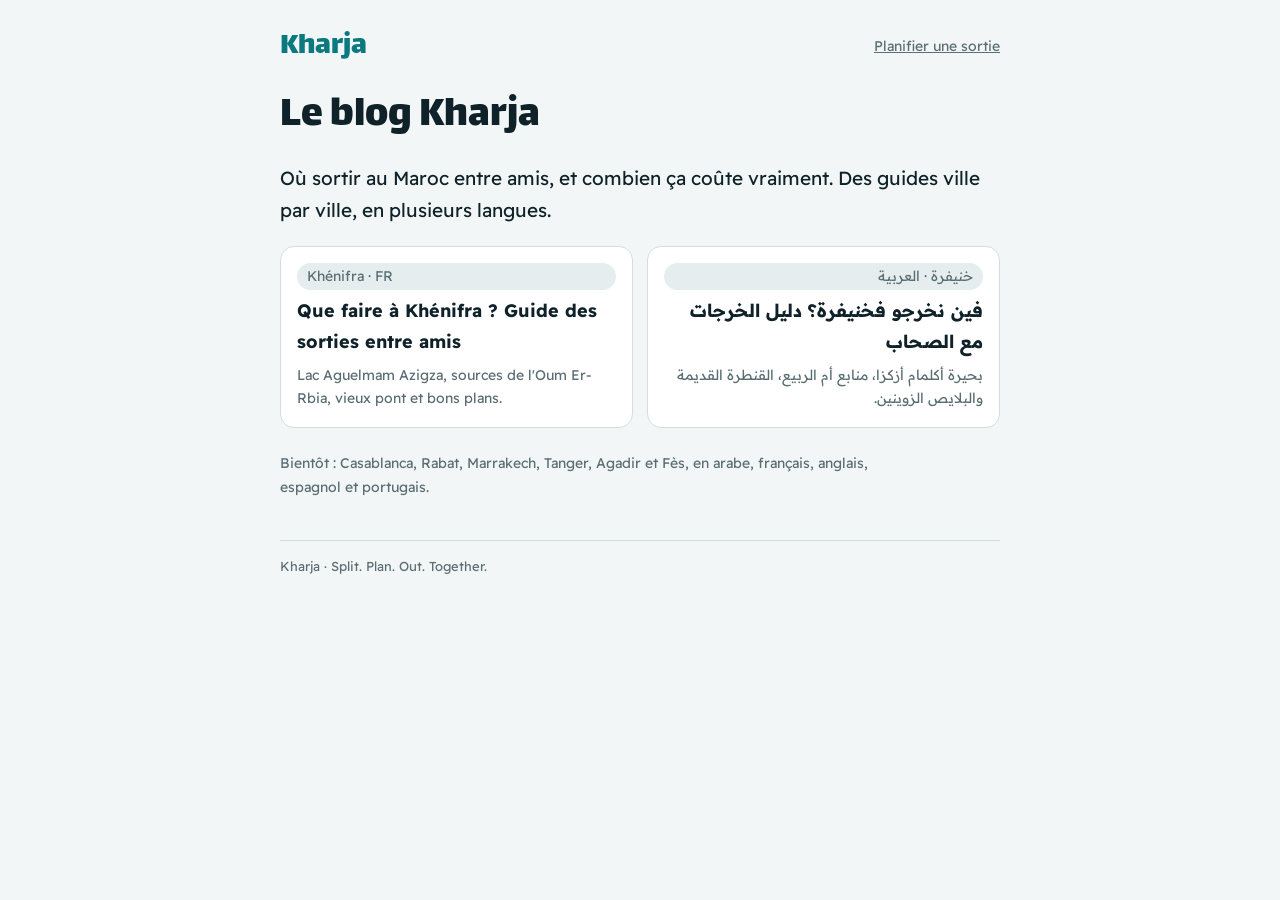
<file: blog/index.html>
<!doctype html>
<html lang="fr">
<head>
<meta charset="utf-8">
<meta name="viewport" content="width=device-width, initial-scale=1, viewport-fit=cover">
<title>Blog Kharja · Sorties entre amis au Maroc</title>
<meta name="description" content="Guides de sorties entre amis au Maroc : où aller, combien ça coûte par personne, idées de plans à Casablanca, Rabat, Marrakech, Tanger, Agadir, Fès et Khénifra.">
<link rel="canonical" href="https://yopisimoni.github.io/hungingout/blog/">
<link rel="preconnect" href="https://fonts.googleapis.com"><link rel="preconnect" href="https://fonts.gstatic.com" crossorigin>
<link rel="stylesheet" href="https://fonts.googleapis.com/css2?family=Lalezar&family=Readex+Pro:wght@400;600;700&display=swap">
<link rel="stylesheet" href="blog.css">
</head>
<body>
<div class="wrap">
  <header class="top">
    <a class="logo" href="../">Kharja</a>
    <nav><a href="../">Planifier une sortie</a></nav>
  </header>
  <h1>Le blog Kharja</h1>
  <p class="lead">Où sortir au Maroc entre amis, et combien ça coûte vraiment. Des guides ville par ville, en plusieurs langues.</p>
  <div class="cards">
    <a class="card" href="que-faire-a-khenifra.html"><span class="tag">Khénifra · FR</span><b>Que faire à Khénifra ? Guide des sorties entre amis</b><span>Lac Aguelmam Azigza, sources de l'Oum Er-Rbia, vieux pont et bons plans.</span></a>
    <a class="card" href="khenifra-ar.html" dir="rtl" lang="ar"><span class="tag">خنيفرة · العربية</span><b>فين نخرجو فخنيفرة؟ دليل الخرجات مع الصحاب</b><span>بحيرة أكلمام أزكزا، منابع أم الربيع، القنطرة القديمة والبلايص الزوينين.</span></a>
  </div>
  <p class="note" style="margin-top:24px">Bientôt : Casablanca, Rabat, Marrakech, Tanger, Agadir et Fès, en arabe, français, anglais, espagnol et portugais.</p>
  <footer>Kharja · Split. Plan. Out. Together.</footer>
</div>
</body>
</html>
</file>
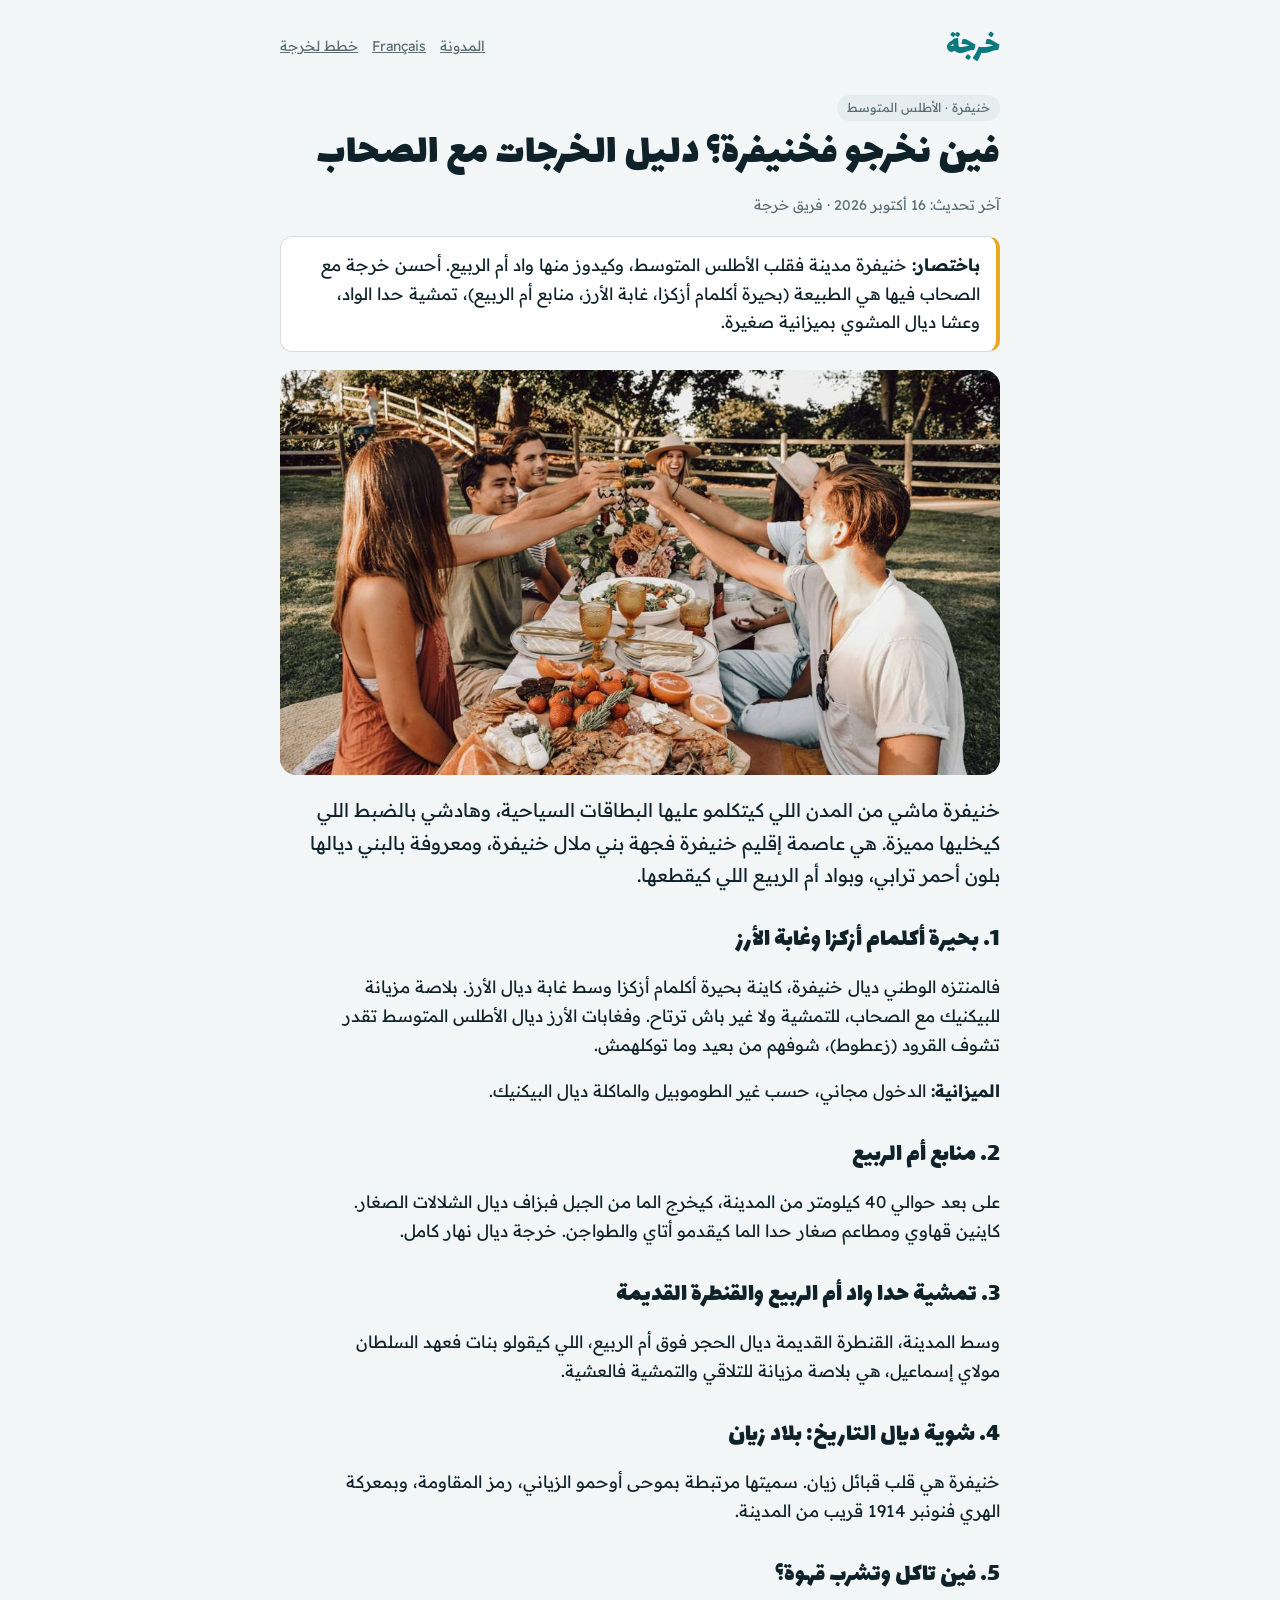
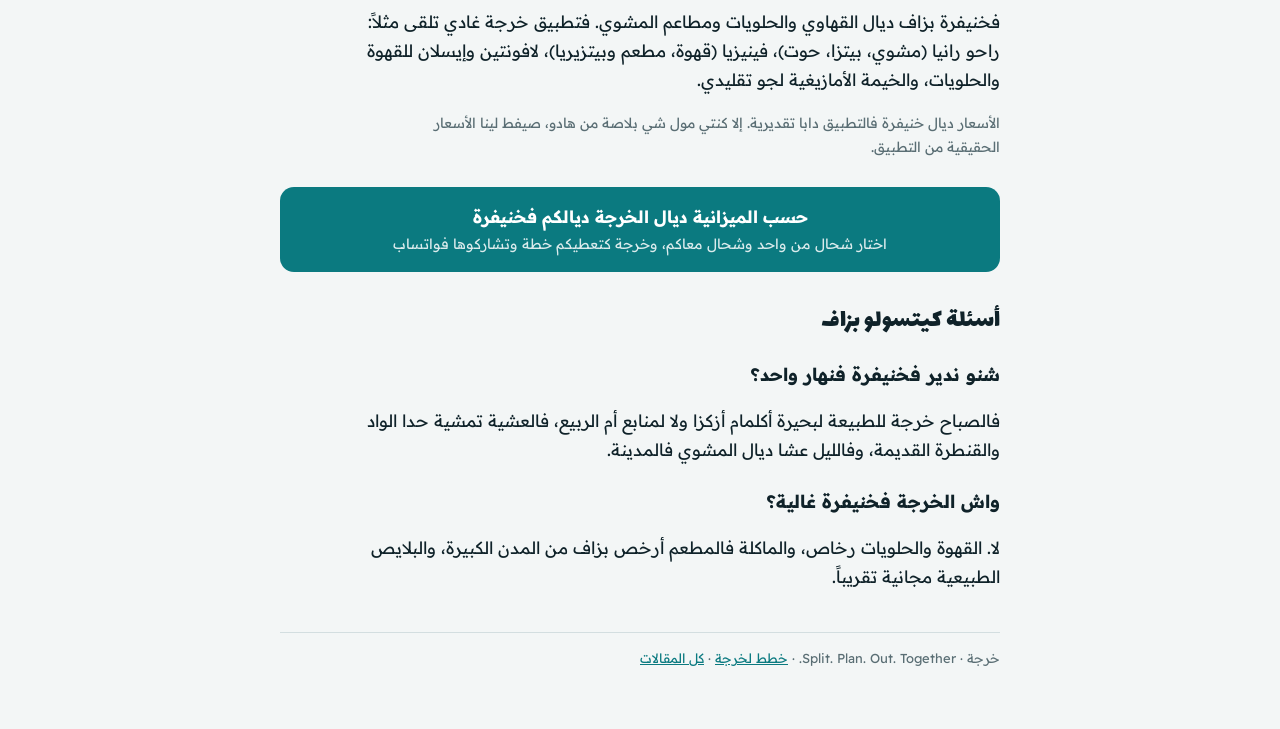
<file: blog/khenifra-ar.html>
<!doctype html>
<html lang="ar" dir="rtl">
<head>
<meta charset="utf-8">
<meta name="viewport" content="width=device-width, initial-scale=1, viewport-fit=cover">
<title>فين نخرجو فخنيفرة؟ دليل الخرجات مع الصحاب (2026) | خرجة</title>
<meta name="description" content="أحسن الخرجات فخنيفرة مع الصحاب: منابع أم الربيع، بحيرة أكلمام أزكزا، غابة الأرز، القنطرة القديمة، المقاهي والمطاعم، والميزانية للشخص.">
<link rel="canonical" href="https://yopisimoni.github.io/hungingout/blog/khenifra-ar.html">
<link rel="alternate" hreflang="ar" href="https://yopisimoni.github.io/hungingout/blog/khenifra-ar.html">
<link rel="alternate" hreflang="fr" href="https://yopisimoni.github.io/hungingout/blog/que-faire-a-khenifra.html">
<meta property="og:title" content="فين نخرجو فخنيفرة؟ دليل الخرجات مع الصحاب">
<meta property="og:description" content="الطبيعة، التاريخ والبلايص الزوينين فقلب الأطلس المتوسط.">
<meta property="og:image" content="https://yopisimoni.github.io/hungingout/img/friends-table.jpg">
<meta property="og:type" content="article">
<link rel="preconnect" href="https://fonts.googleapis.com"><link rel="preconnect" href="https://fonts.gstatic.com" crossorigin>
<link rel="stylesheet" href="https://fonts.googleapis.com/css2?family=Lalezar&family=Readex+Pro:wght@400;600;700&display=swap">
<link rel="stylesheet" href="blog.css">
<script type="application/ld+json">
{"@context":"https://schema.org","@graph":[
 {"@type":"Article","headline":"فين نخرجو فخنيفرة؟ دليل الخرجات مع الصحاب","inLanguage":"ar","datePublished":"2026-10-16","dateModified":"2026-10-16",
  "author":{"@type":"Organization","name":"Kharja"},"publisher":{"@type":"Organization","name":"Kharja"},
  "about":{"@type":"City","name":"Khénifra","containedInPlace":{"@type":"Country","name":"المغرب"}},
  "mainEntityOfPage":"https://yopisimoni.github.io/hungingout/blog/khenifra-ar.html"},
 {"@type":"FAQPage","mainEntity":[
  {"@type":"Question","name":"شنو ندير فخنيفرة فنهار واحد؟","acceptedAnswer":{"@type":"Answer","text":"فالصباح خرجة للطبيعة لبحيرة أكلمام أزكزا ولا لمنابع أم الربيع، فالعشية تمشية حدا الواد والقنطرة القديمة، وفالليل عشا ديال المشوي فالمدينة."}},
  {"@type":"Question","name":"واش الخرجة فخنيفرة غالية؟","acceptedAnswer":{"@type":"Answer","text":"لا. القهوة والحلويات رخاص، والماكلة فالمطعم أرخص بزاف من المدن الكبيرة، والبلايص الطبيعية مجانية تقريباً."}}
 ]}
]}
</script>
</head>
<body>
<div class="wrap">
  <header class="top">
    <a class="logo" href="../">خرجة</a>
    <nav><a href="./">المدونة</a><a href="que-faire-a-khenifra.html" hreflang="fr">Français</a><a href="../">خطط لخرجة</a></nav>
  </header>

  <article>
    <span class="tag">خنيفرة · الأطلس المتوسط</span>
    <h1>فين نخرجو فخنيفرة؟ دليل الخرجات مع الصحاب</h1>
    <p class="meta">آخر تحديث: 16 أكتوبر 2026 · فريق خرجة</p>

    <div class="answer"><strong>باختصار:</strong> خنيفرة مدينة فقلب الأطلس المتوسط، وكيدوز منها واد أم الربيع. أحسن خرجة مع الصحاب فيها هي الطبيعة (بحيرة أكلمام أزكزا، غابة الأرز، منابع أم الربيع)، تمشية حدا الواد، وعشا ديال المشوي بميزانية صغيرة.</div>

    <div class="hero"><img src="../img/friends-table.jpg" alt="مجموعة ديال الصحاب كياكلو فالهواء الطلق" width="1000" height="667" loading="lazy"></div>

    <p class="lead">خنيفرة ماشي من المدن اللي كيتكلمو عليها البطاقات السياحية، وهادشي بالضبط اللي كيخليها مميزة. هي عاصمة إقليم خنيفرة فجهة بني ملال خنيفرة، ومعروفة بالبني ديالها بلون أحمر ترابي، وبواد أم الربيع اللي كيقطعها.</p>

    <h2>1. بحيرة أكلمام أزكزا وغابة الأرز</h2>
    <p>فالمنتزه الوطني ديال خنيفرة، كاينة بحيرة أكلمام أزكزا وسط غابة ديال الأرز. بلاصة مزيانة للبيكنيك مع الصحاب، للتمشية ولا غير باش ترتاح. وفغابات الأرز ديال الأطلس المتوسط تقدر تشوف القرود (زعطوط)، شوفهم من بعيد وما توكلهمش.</p>
    <p><strong>الميزانية:</strong> الدخول مجاني، حسب غير الطوموبيل والماكلة ديال البيكنيك.</p>

    <h2>2. منابع أم الربيع</h2>
    <p>على بعد حوالي 40 كيلومتر من المدينة، كيخرج الما من الجبل فبزاف ديال الشلالات الصغار. كاينين قهاوي ومطاعم صغار حدا الما كيقدمو أتاي والطواجن. خرجة ديال نهار كامل.</p>

    <h2>3. تمشية حدا واد أم الربيع والقنطرة القديمة</h2>
    <p>وسط المدينة، القنطرة القديمة ديال الحجر فوق أم الربيع، اللي كيقولو بنات فعهد السلطان مولاي إسماعيل، هي بلاصة مزيانة للتلاقي والتمشية فالعشية.</p>

    <h2>4. شوية ديال التاريخ: بلاد زيان</h2>
    <p>خنيفرة هي قلب قبائل زيان. سميتها مرتبطة بموحى أوحمو الزياني، رمز المقاومة، وبمعركة الهري فنونبر 1914 قريب من المدينة.</p>

    <h2>5. فين تاكل وتشرب قهوة؟</h2>
    <p>فخنيفرة بزاف ديال القهاوي والحلويات ومطاعم المشوي. فتطبيق خرجة غادي تلقى مثلاً: راحو رانيا (مشوي، بيتزا، حوت)، فينيزيا (قهوة، مطعم وبيتزيريا)، لافونتين وإيسلان للقهوة والحلويات، والخيمة الأمازيغية لجو تقليدي.</p>
    <p class="note">الأسعار ديال خنيفرة فالتطبيق دابا تقديرية. إلا كنتي مول شي بلاصة من هادو، صيفط لينا الأسعار الحقيقية من التطبيق.</p>

    <a class="cta" href="../?city=khn">حسب الميزانية ديال الخرجة ديالكم فخنيفرة<small>اختار شحال من واحد وشحال معاكم، وخرجة كتعطيكم خطة وتشاركوها فواتساب</small></a>

    <h2>أسئلة كيتسولو بزاف</h2>
    <h3>شنو ندير فخنيفرة فنهار واحد؟</h3>
    <p>فالصباح خرجة للطبيعة لبحيرة أكلمام أزكزا ولا لمنابع أم الربيع، فالعشية تمشية حدا الواد والقنطرة القديمة، وفالليل عشا ديال المشوي فالمدينة.</p>
    <h3>واش الخرجة فخنيفرة غالية؟</h3>
    <p>لا. القهوة والحلويات رخاص، والماكلة فالمطعم أرخص بزاف من المدن الكبيرة، والبلايص الطبيعية مجانية تقريباً.</p>
  </article>

  <footer>خرجة · Split. Plan. Out. Together. · <a href="../">خطط لخرجة</a> · <a href="./">كل المقالات</a></footer>
</div>
</body>
</html>
</file>
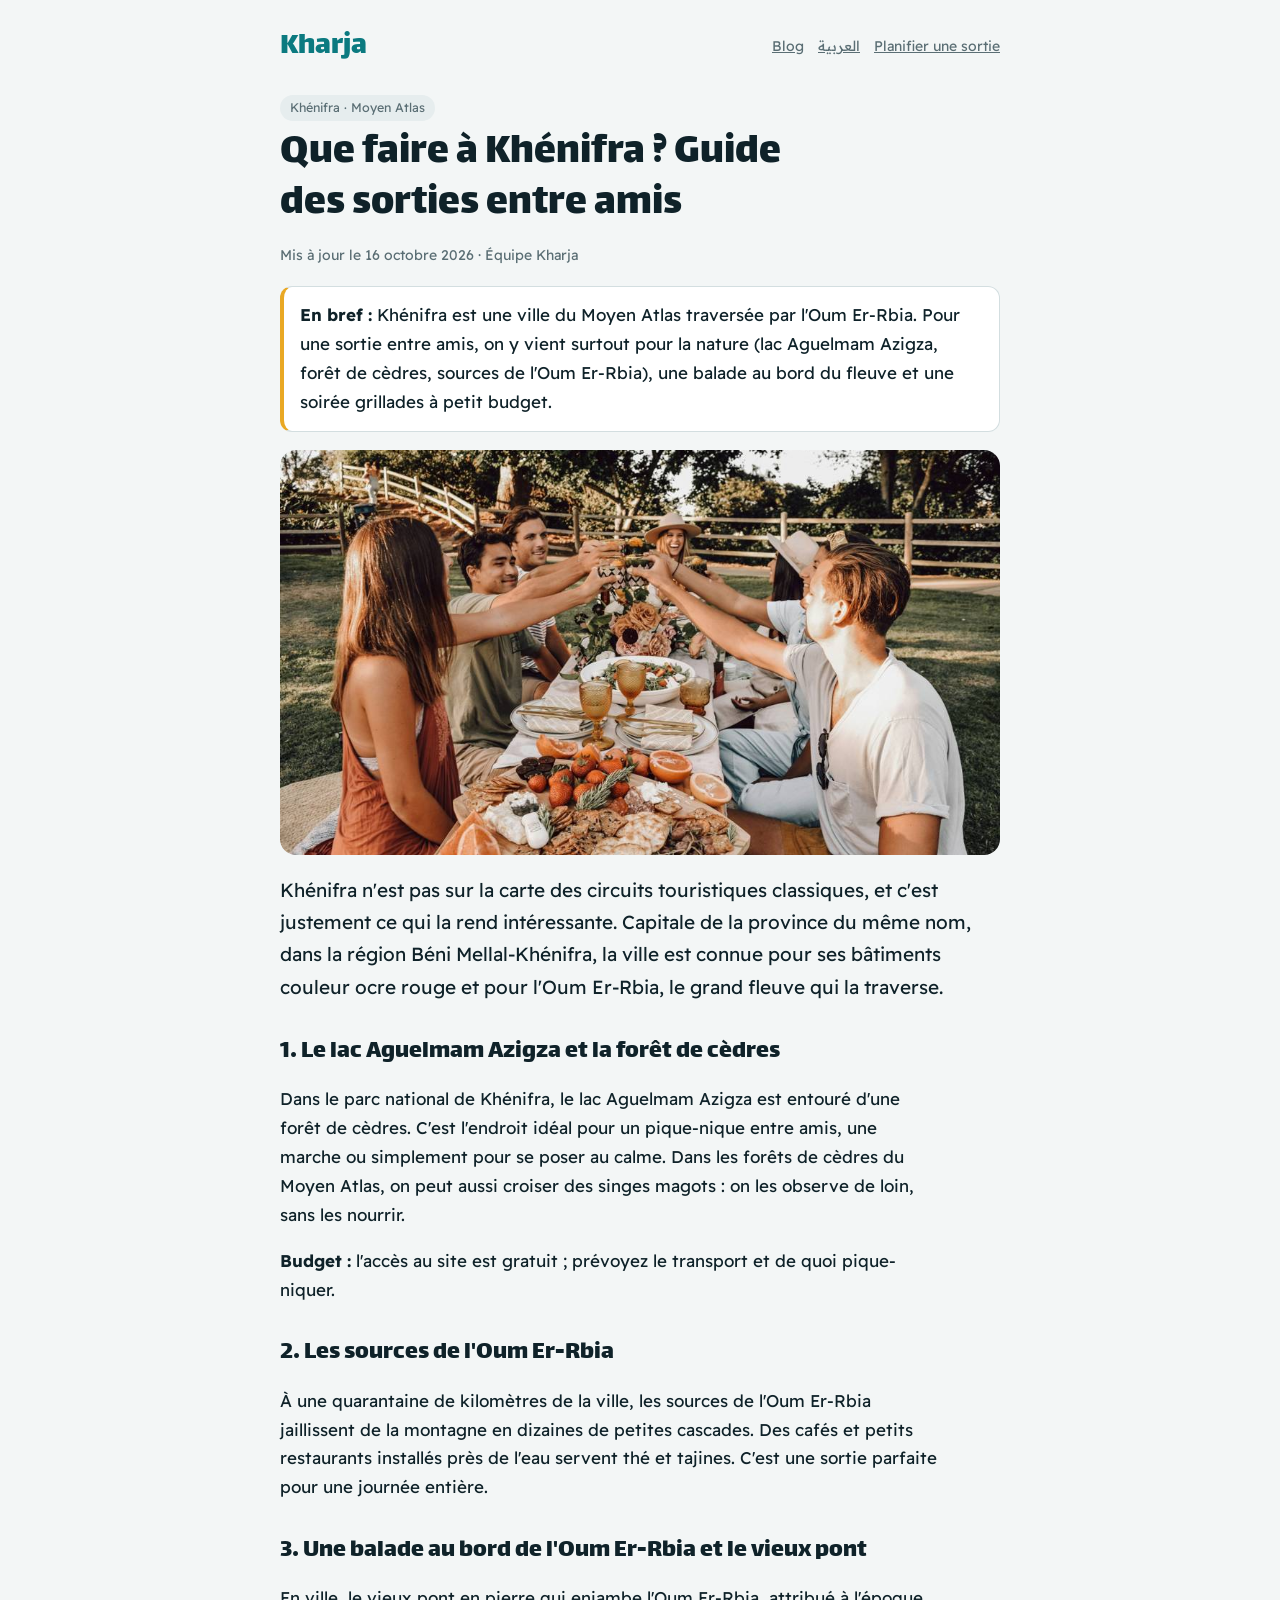
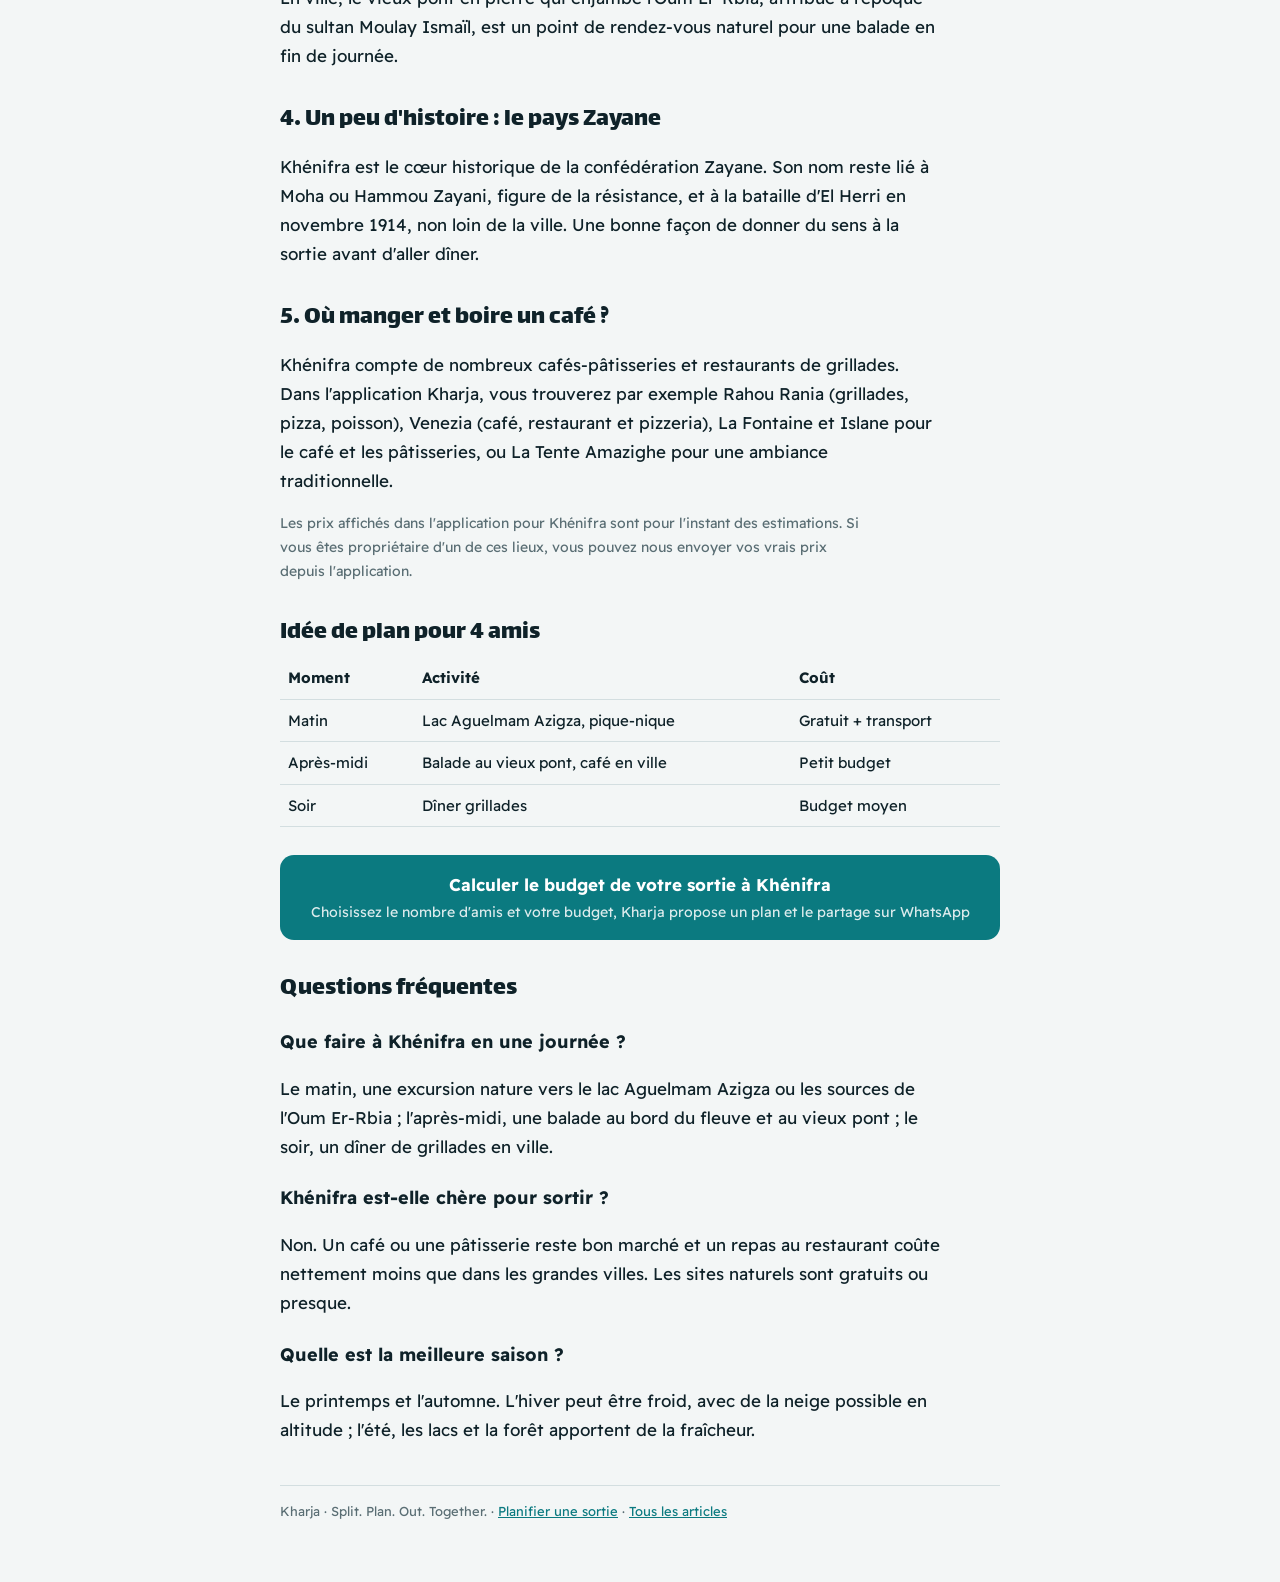
<file: blog/que-faire-a-khenifra.html>
<!doctype html>
<html lang="fr">
<head>
<meta charset="utf-8">
<meta name="viewport" content="width=device-width, initial-scale=1, viewport-fit=cover">
<title>Que faire à Khénifra ? Guide des sorties entre amis (2026) | Kharja</title>
<meta name="description" content="Que faire à Khénifra entre amis : sources de l'Oum Er-Rbia, lac Aguelmam Azigza, forêt de cèdres, vieux pont, cafés et restaurants. Idées de sorties et budget par personne.">
<link rel="canonical" href="https://yopisimoni.github.io/hungingout/blog/que-faire-a-khenifra.html">
<link rel="alternate" hreflang="fr" href="https://yopisimoni.github.io/hungingout/blog/que-faire-a-khenifra.html">
<link rel="alternate" hreflang="ar" href="https://yopisimoni.github.io/hungingout/blog/khenifra-ar.html">
<meta property="og:title" content="Que faire à Khénifra ? Guide des sorties entre amis">
<meta property="og:description" content="Nature, histoire et bons plans au cœur du Moyen Atlas.">
<meta property="og:image" content="https://yopisimoni.github.io/hungingout/img/friends-table.jpg">
<meta property="og:type" content="article">
<link rel="preconnect" href="https://fonts.googleapis.com"><link rel="preconnect" href="https://fonts.gstatic.com" crossorigin>
<link rel="stylesheet" href="https://fonts.googleapis.com/css2?family=Lalezar&family=Readex+Pro:wght@400;600;700&display=swap">
<link rel="stylesheet" href="blog.css">
<script type="application/ld+json">
{"@context":"https://schema.org","@graph":[
 {"@type":"Article","headline":"Que faire à Khénifra ? Guide des sorties entre amis","inLanguage":"fr","datePublished":"2026-10-16","dateModified":"2026-10-16",
  "author":{"@type":"Organization","name":"Kharja"},"publisher":{"@type":"Organization","name":"Kharja"},
  "about":{"@type":"City","name":"Khénifra","containedInPlace":{"@type":"Country","name":"Maroc"}},
  "mainEntityOfPage":"https://yopisimoni.github.io/hungingout/blog/que-faire-a-khenifra.html"},
 {"@type":"FAQPage","mainEntity":[
  {"@type":"Question","name":"Que faire à Khénifra en une journée ?","acceptedAnswer":{"@type":"Answer","text":"Le matin, une excursion nature vers le lac Aguelmam Azigza ou les sources de l'Oum Er-Rbia ; l'après-midi, une balade au bord de l'Oum Er-Rbia et au vieux pont ; le soir, un dîner de grillades en ville."}},
  {"@type":"Question","name":"Khénifra est-elle chère pour sortir ?","acceptedAnswer":{"@type":"Answer","text":"Non. Comme beaucoup de villes moyennes du Maroc, un café ou une pâtisserie reste bon marché et un repas au restaurant coûte nettement moins que dans les grandes villes. Les sites naturels sont gratuits ou presque."}},
  {"@type":"Question","name":"Quelle est la meilleure saison pour visiter Khénifra ?","acceptedAnswer":{"@type":"Answer","text":"Le printemps et l'automne sont les plus agréables. L'hiver peut être froid dans le Moyen Atlas, avec de la neige possible en altitude ; l'été, les lacs et la forêt de cèdres offrent de la fraîcheur."}}
 ]}
]}
</script>
</head>
<body>
<div class="wrap">
  <header class="top">
    <a class="logo" href="../">Kharja</a>
    <nav><a href="./">Blog</a><a href="khenifra-ar.html" hreflang="ar">العربية</a><a href="../">Planifier une sortie</a></nav>
  </header>

  <article>
    <span class="tag">Khénifra · Moyen Atlas</span>
    <h1>Que faire à Khénifra ? Guide des sorties entre amis</h1>
    <p class="meta">Mis à jour le 16 octobre 2026 · Équipe Kharja</p>

    <div class="answer"><strong>En bref :</strong> Khénifra est une ville du Moyen Atlas traversée par l'Oum Er-Rbia. Pour une sortie entre amis, on y vient surtout pour la nature (lac Aguelmam Azigza, forêt de cèdres, sources de l'Oum Er-Rbia), une balade au bord du fleuve et une soirée grillades à petit budget.</div>

    <div class="hero"><img src="../img/friends-table.jpg" alt="Un groupe d'amis partage un repas en plein air" width="1000" height="667" loading="lazy"></div>

    <p class="lead">Khénifra n'est pas sur la carte des circuits touristiques classiques, et c'est justement ce qui la rend intéressante. Capitale de la province du même nom, dans la région Béni Mellal-Khénifra, la ville est connue pour ses bâtiments couleur ocre rouge et pour l'Oum Er-Rbia, le grand fleuve qui la traverse.</p>

    <h2>1. Le lac Aguelmam Azigza et la forêt de cèdres</h2>
    <p>Dans le parc national de Khénifra, le lac Aguelmam Azigza est entouré d'une forêt de cèdres. C'est l'endroit idéal pour un pique-nique entre amis, une marche ou simplement pour se poser au calme. Dans les forêts de cèdres du Moyen Atlas, on peut aussi croiser des singes magots : on les observe de loin, sans les nourrir.</p>
    <p><strong>Budget :</strong> l'accès au site est gratuit ; prévoyez le transport et de quoi pique-niquer.</p>

    <h2>2. Les sources de l'Oum Er-Rbia</h2>
    <p>À une quarantaine de kilomètres de la ville, les sources de l'Oum Er-Rbia jaillissent de la montagne en dizaines de petites cascades. Des cafés et petits restaurants installés près de l'eau servent thé et tajines. C'est une sortie parfaite pour une journée entière.</p>

    <h2>3. Une balade au bord de l'Oum Er-Rbia et le vieux pont</h2>
    <p>En ville, le vieux pont en pierre qui enjambe l'Oum Er-Rbia, attribué à l'époque du sultan Moulay Ismaïl, est un point de rendez-vous naturel pour une balade en fin de journée.</p>

    <h2>4. Un peu d'histoire : le pays Zayane</h2>
    <p>Khénifra est le cœur historique de la confédération Zayane. Son nom reste lié à Moha ou Hammou Zayani, figure de la résistance, et à la bataille d'El Herri en novembre 1914, non loin de la ville. Une bonne façon de donner du sens à la sortie avant d'aller dîner.</p>

    <h2>5. Où manger et boire un café ?</h2>
    <p>Khénifra compte de nombreux cafés-pâtisseries et restaurants de grillades. Dans l'application Kharja, vous trouverez par exemple Rahou Rania (grillades, pizza, poisson), Venezia (café, restaurant et pizzeria), La Fontaine et Islane pour le café et les pâtisseries, ou La Tente Amazighe pour une ambiance traditionnelle.</p>
    <p class="note">Les prix affichés dans l'application pour Khénifra sont pour l'instant des estimations. Si vous êtes propriétaire d'un de ces lieux, vous pouvez nous envoyer vos vrais prix depuis l'application.</p>

    <h2>Idée de plan pour 4 amis</h2>
    <div class="tbl"><table>
      <tr><th>Moment</th><th>Activité</th><th>Coût</th></tr>
      <tr><td>Matin</td><td>Lac Aguelmam Azigza, pique-nique</td><td>Gratuit + transport</td></tr>
      <tr><td>Après-midi</td><td>Balade au vieux pont, café en ville</td><td>Petit budget</td></tr>
      <tr><td>Soir</td><td>Dîner grillades</td><td>Budget moyen</td></tr>
    </table></div>

    <a class="cta" href="../?city=khn">Calculer le budget de votre sortie à Khénifra<small>Choisissez le nombre d'amis et votre budget, Kharja propose un plan et le partage sur WhatsApp</small></a>

    <h2>Questions fréquentes</h2>
    <h3>Que faire à Khénifra en une journée ?</h3>
    <p>Le matin, une excursion nature vers le lac Aguelmam Azigza ou les sources de l'Oum Er-Rbia ; l'après-midi, une balade au bord du fleuve et au vieux pont ; le soir, un dîner de grillades en ville.</p>
    <h3>Khénifra est-elle chère pour sortir ?</h3>
    <p>Non. Un café ou une pâtisserie reste bon marché et un repas au restaurant coûte nettement moins que dans les grandes villes. Les sites naturels sont gratuits ou presque.</p>
    <h3>Quelle est la meilleure saison ?</h3>
    <p>Le printemps et l'automne. L'hiver peut être froid, avec de la neige possible en altitude ; l'été, les lacs et la forêt apportent de la fraîcheur.</p>
  </article>

  <footer>Kharja · Split. Plan. Out. Together. · <a href="../">Planifier une sortie</a> · <a href="./">Tous les articles</a></footer>
</div>
</body>
</html>
</file>
<file: blog/blog.css>
/* Kharja blog – shared styles (same palette as the app) */
:root{--bg:#F3F6F6;--surface:#FFFFFF;--sunk:#E6EDEE;--fg:#0F2229;--muted:#5A6E74;--line:#D3DEE0;--accent:#0B7A80;--accent-ink:#FFFFFF;--sun:#E9A824;--sun-ink:#2B1E00;
  --display:"Lalezar","Readex Pro",system-ui,sans-serif;--body:"Readex Pro",system-ui,-apple-system,"Segoe UI",Tahoma,sans-serif}
@media (prefers-color-scheme:dark){:root{--bg:#0C171B;--surface:#13232A;--sunk:#0F1D22;--fg:#E6F0F1;--muted:#93A9AE;--line:#24393F;--accent:#3FC1C6;--accent-ink:#04201F;--sun:#F2BD4A;color-scheme:dark}}
*{box-sizing:border-box}
body{margin:0;background:var(--bg);color:var(--fg);font-family:var(--body);font-size:17px;line-height:1.7;
  padding-left:max(16px,env(safe-area-inset-left,0px));padding-right:max(16px,env(safe-area-inset-right,0px))}
.wrap{max-width:720px;margin:0 auto;padding-block:20px 60px}
.top{display:flex;justify-content:space-between;align-items:center;gap:12px;flex-wrap:wrap;margin-bottom:18px}
.logo{font-family:var(--display);font-size:32px;color:var(--accent);text-decoration:none}
.top nav{display:flex;gap:14px;font-size:14px}
.top nav a{color:var(--muted)}
h1{font-family:var(--display);font-weight:400;font-size:clamp(30px,6vw,44px);line-height:1.15;margin:8px 0 10px;text-wrap:balance}
h2{font-family:var(--display);font-weight:400;font-size:26px;line-height:1.2;margin:34px 0 8px;text-wrap:balance}
h3{font-size:18px;margin:22px 0 4px}
p,li{max-width:66ch}
a{color:var(--accent)}
.meta{color:var(--muted);font-size:14px}
.lead{font-size:19px}
.answer{background:var(--surface);border:1px solid var(--line);border-inline-start:4px solid var(--sun);border-radius:12px;padding:14px 16px;margin:18px 0}
.hero{border-radius:16px;overflow:hidden;aspect-ratio:16/9;max-width:100%;margin:14px 0}
.hero img{width:100%;height:100%;object-fit:cover;display:block}
.cta{display:block;background:var(--accent);color:var(--accent-ink);text-decoration:none;font-weight:700;border-radius:14px;padding:16px 18px;margin:28px 0;text-align:center}
.cta small{display:block;font-weight:400;opacity:.85}
.note{color:var(--muted);font-size:14px}
table{border-collapse:collapse;width:100%;font-size:15px}
.tbl{overflow-x:auto}
th,td{border-bottom:1px solid var(--line);padding:8px;text-align:start}
.cards{display:grid;grid-template-columns:repeat(auto-fill,minmax(260px,1fr));gap:14px;margin-top:18px}
.card{background:var(--surface);border:1px solid var(--line);border-radius:14px;padding:16px;text-decoration:none;color:inherit;display:flex;flex-direction:column;gap:6px}
.card b{font-size:18px}
.card span{color:var(--muted);font-size:14px}
.tag{display:inline-block;background:var(--sunk);border-radius:999px;padding:2px 10px;font-size:12.5px;color:var(--muted)}
footer{margin-top:40px;color:var(--muted);font-size:13px;border-top:1px solid var(--line);padding-top:14px}
</file>
